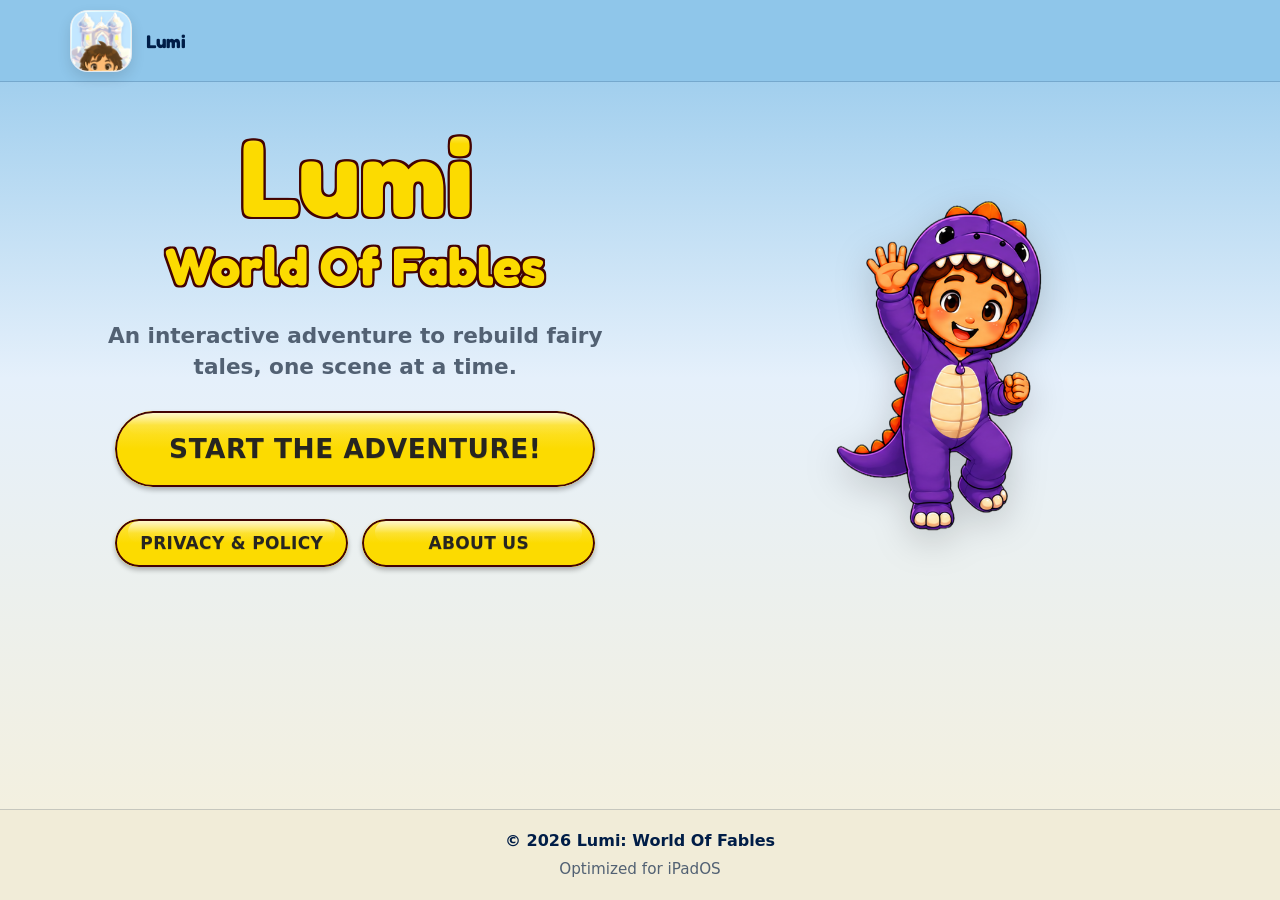
<file: index.html>
<!DOCTYPE html>
<html lang="en">
<head>
  <meta charset="UTF-8" />
  <meta name="viewport" content="width=device-width, initial-scale=1.0" />
  <title>Lumi — World of Fables | Educational app for kids</title>
  <meta name="description" content="Lumi — World of Fables is an educational app for children: explore the map, rebuild fairy tales, and unlock chapters in the storybook." />
  <meta property="og:title" content="Lumi — World of Fables" />
  <meta property="og:description" content="An interactive adventure to rebuild fairy tales, one scene at a time." />
  <meta property="og:type" content="website" />
  <meta property="og:image" content="images/lumi-say-hi.png" />

  <link rel="icon" type="image/png" sizes="32x32" href="images/favicon-32.png?v=3" />
  <link rel="icon" type="image/png" sizes="192x192" href="images/favicon-192.png?v=3" />
  <link rel="apple-touch-icon" href="images/apple-touch-icon.png?v=3" />
  <link rel="preconnect" href="https://fonts.googleapis.com" />
  <link rel="preconnect" href="https://fonts.gstatic.com" crossorigin />
  <link href="https://fonts.googleapis.com/css2?family=Fredoka:wght@600;700&display=swap" rel="stylesheet" />

  <link rel="stylesheet" href="style.css" />
</head>
<body>

  <header class="top-bar">
    <div class="container top-bar-inner">
      <a class="brand" href="index.html" aria-label="Lumi — Home">
        <div class="brand-icon">
          <img src="images/app-icon-default.png?v=3" alt="" width="62" height="62" />
        </div>
        <span>Lumi</span>
      </a>

    </div>
  </header>

  <main>
    <section class="hero-wrap" aria-label="Home">
      <div class="container page">
        <div class="content" aria-label="Lumi introduction">

          <h1 class="app-title app-title--center" aria-label="Lumi World Of Fables">
            <span class="app-title-line app-title-line1">
              <span class="app-title-stroke" aria-hidden="true">Lumi</span>
              <span class="app-title-fill">Lumi</span>
            </span>
            <span class="app-title-line app-title-line2">
              <span class="app-title-stroke" aria-hidden="true">World Of Fables</span>
              <span class="app-title-fill">World Of Fables</span>
            </span>
          </h1>

          <p class="subtitle">
            An interactive adventure to rebuild fairy tales, one scene at a time.
          </p>

          <a
            class="game-btn game-btn-primary"
            href="regole.html"
          >
            <span class="game-pill-bg">
              <span class="game-pill">Start the adventure!</span>
            </span>
          </a>

          <nav class="small-buttons" aria-label="Other pages">
            <a class="game-btn" href="privacy.html">
              <span class="game-pill-bg"><span class="game-pill">Privacy &amp; Policy</span></span>
            </a>
            <a class="game-btn" href="chi-siamo.html">
              <span class="game-pill-bg"><span class="game-pill">About Us</span></span>
            </a>
          </nav>
        </div>

        <div class="hero-mascot-wrap" aria-label="Lumi character">
          <button type="button" class="hero-mascot-btn" aria-label="Tap Lumi to jump">
            <img
              class="hero-mascot"
              src="images/lumi-say-hi.png"
              alt="Lumi waving hello"
              width="400"
              height="647"
              loading="eager"
            />
          </button>
        </div>
      </div>
    </section>
  </main>

  <footer class="bottom-bar">
    <div class="container bottom-bar-inner">
      <p><strong>© 2026 Lumi: World Of Fables</strong></p>
      <p>Optimized for iPadOS</p>
    </div>
  </footer>

  <script>
    document.querySelector(".hero-mascot-btn")?.addEventListener("click", (event) => {
      const mascot = event.currentTarget.querySelector(".hero-mascot");
      if (!mascot || mascot.classList.contains("hero-mascot--jump")) return;

      mascot.classList.add("hero-mascot--jump");
      mascot.addEventListener(
        "animationend",
        () => mascot.classList.remove("hero-mascot--jump"),
        { once: true }
      );
    });
  </script>

</body>
</html>
</file>
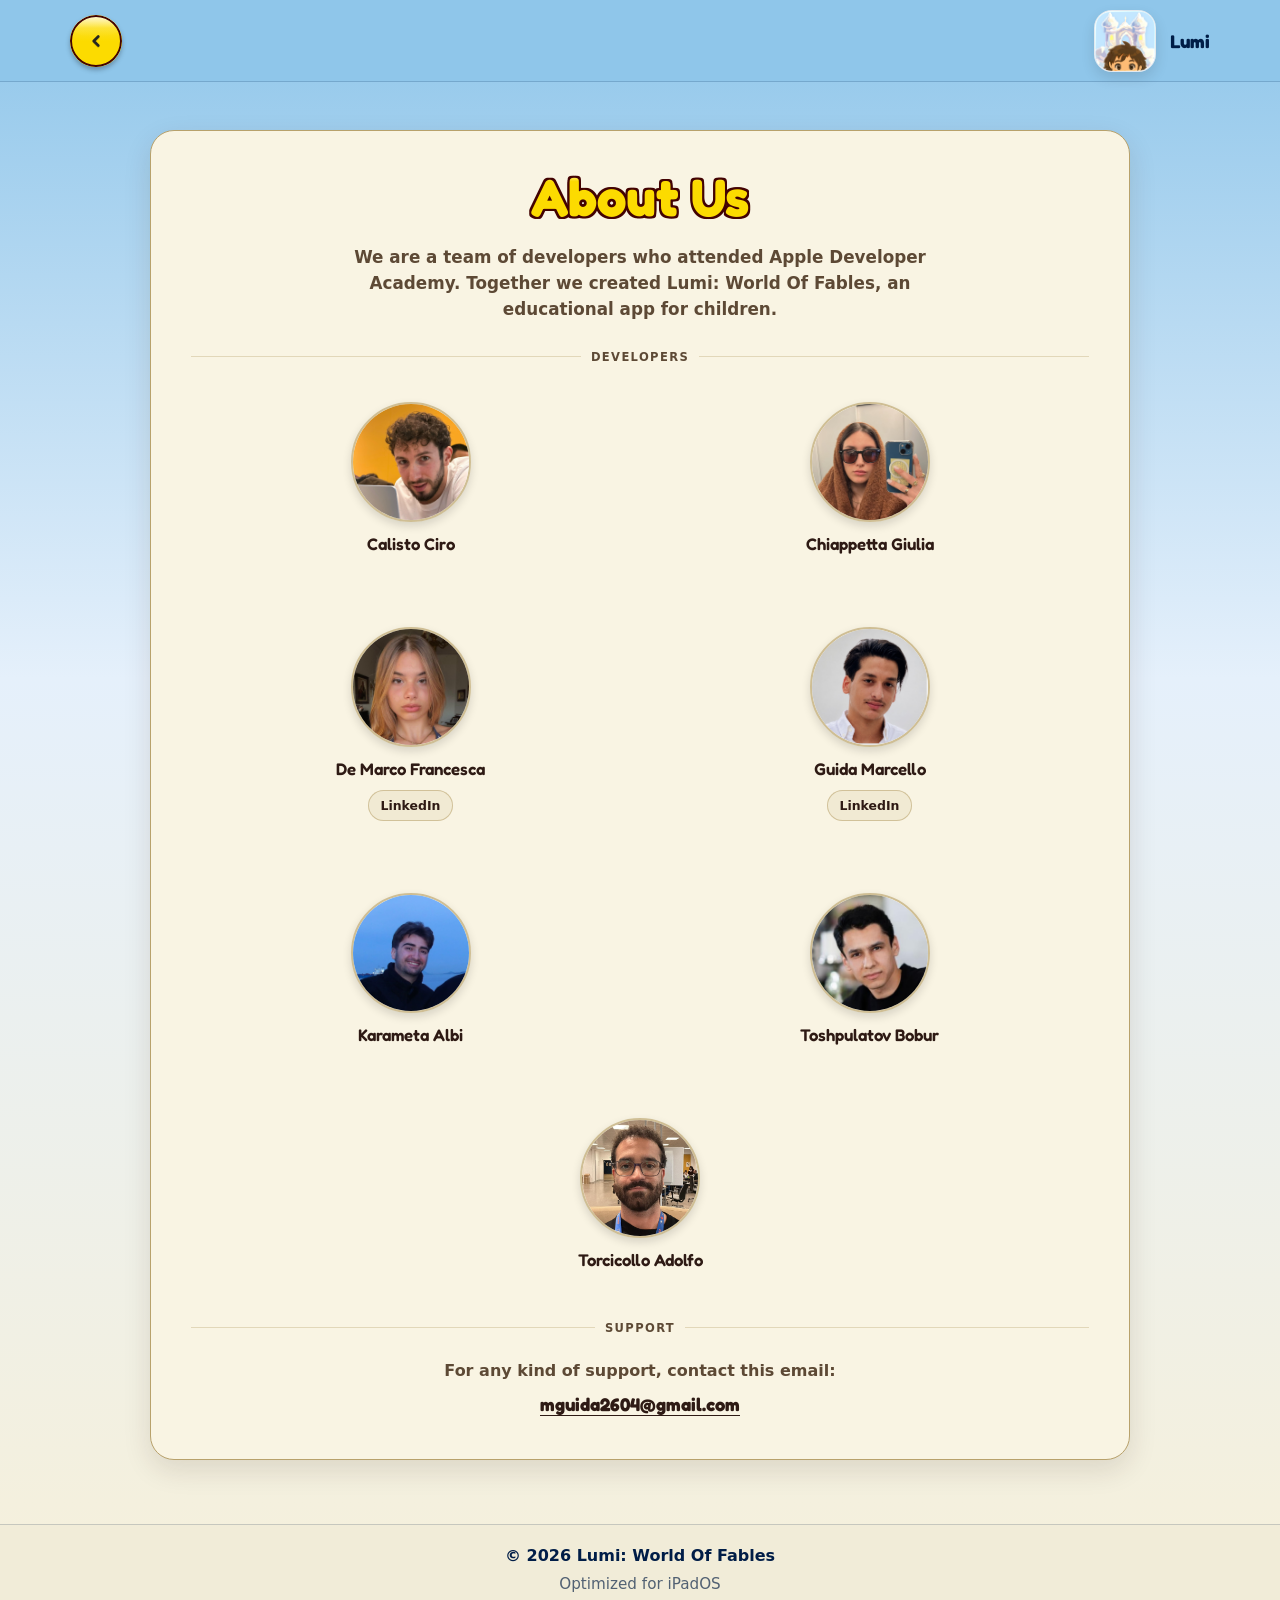
<file: chi-siamo.html>
<!DOCTYPE html>
<html lang="en">
<head>
  <meta charset="UTF-8" />
  <meta name="viewport" content="width=device-width, initial-scale=1.0" />
  <title>About Us — Lumi World of Fables</title>
  <meta name="description" content="The development team behind Lumi World of Fables, from Apple Developer Academy." />

  <link rel="icon" type="image/png" sizes="32x32" href="images/favicon-32.png?v=3" />
  <link rel="icon" type="image/png" sizes="192x192" href="images/favicon-192.png?v=3" />
  <link rel="apple-touch-icon" href="images/apple-touch-icon.png?v=3" />
  <link rel="preconnect" href="https://fonts.googleapis.com" />
  <link rel="preconnect" href="https://fonts.gstatic.com" crossorigin />
  <link href="https://fonts.googleapis.com/css2?family=Fredoka:wght@600;700&display=swap" rel="stylesheet" />

  <link rel="stylesheet" href="style.css" />
</head>
<body>

  <header class="top-bar top-bar--subpage">
    <div class="container top-bar-inner">
      <a class="game-circle-btn top-bar-back-btn" href="index.html" aria-label="Back">
        <span class="game-circle-bg">
          <svg class="game-circle-icon" viewBox="0 0 24 24" aria-hidden="true">
            <path d="M15 6l-6 6 6 6" fill="none" stroke="currentColor" stroke-width="3.5" stroke-linecap="round" stroke-linejoin="round" />
          </svg>
        </span>
      </a>

      <a class="brand top-bar-brand" href="index.html" aria-label="Lumi — Home">
        <div class="brand-icon">
          <img src="images/app-icon-default.png?v=3" alt="" width="62" height="62" />
        </div>
        <span>Lumi</span>
      </a>
    </div>
  </header>

  <main class="inner-main">
    <div class="container game-panel game-panel-wide">
      <header class="page-header">
        <h1 class="app-title app-title--page app-title--center" aria-label="About Us">
          <span class="app-title-line app-title-line1">
            <span class="app-title-stroke" aria-hidden="true">About Us</span>
            <span class="app-title-fill">About Us</span>
          </span>
        </h1>
      </header>

      <div class="page-title-block">
        <p class="section-lead lead-centered-wide">
          We are a team of developers who attended Apple Developer Academy. Together we created Lumi: World Of Fables, an educational app for children.
        </p>
      </div>

      <div class="game-section-header">
        <span class="game-section-line" aria-hidden="true"></span>
        <span class="game-section-label">Developers</span>
        <span class="game-section-line" aria-hidden="true"></span>
      </div>

      <div class="team-grid">
        <article class="team-card">
          <img class="team-avatar" src="images/developers/developer_ciro_callisto.png" alt="Calisto Ciro" width="120" height="120" loading="lazy" />
          <div class="team-card-body">
            <h3>Calisto Ciro</h3>
          </div>
        </article>

        <article class="team-card">
          <img class="team-avatar" src="images/developers/developer_giulia_chiappetta.png" alt="Chiappetta Giulia" width="120" height="120" loading="lazy" />
          <div class="team-card-body">
            <h3>Chiappetta Giulia</h3>
          </div>
        </article>

        <article class="team-card">
          <img class="team-avatar" src="images/developers/developer_francesca_de_marco.png" alt="De Marco Francesca" width="120" height="120" loading="lazy" />
          <div class="team-card-body">
            <h3>De Marco Francesca</h3>
            <div class="team-links">
              <a class="team-link-btn" href="https://www.linkedin.com/in/francesca-de-marco-141027411/" target="_blank" rel="noopener noreferrer">LinkedIn</a>
            </div>
          </div>
        </article>

        <article class="team-card">
          <img class="team-avatar" src="images/developers/developer_marcello_guida.png" alt="Guida Marcello" width="120" height="120" loading="lazy" />
          <div class="team-card-body">
            <h3>Guida Marcello</h3>
            <div class="team-links">
              <a class="team-link-btn" href="https://www.linkedin.com/in/marcello-guida-76b64b279/" target="_blank" rel="noopener noreferrer">LinkedIn</a>
            </div>
          </div>
        </article>

        <article class="team-card">
          <img class="team-avatar" src="images/developers/developer_albi_karameta.png" alt="Karameta Albi" width="120" height="120" loading="lazy" />
          <div class="team-card-body">
            <h3>Karameta Albi</h3>
          </div>
        </article>

        <article class="team-card">
          <img class="team-avatar" src="images/developers/developer_bobur.png" alt="Toshpulatov Bobur" width="120" height="120" loading="lazy" />
          <div class="team-card-body">
            <h3>Toshpulatov Bobur</h3>
          </div>
        </article>

        <article class="team-card">
          <img class="team-avatar" src="images/developers/developer_adolfo_torcicollo.png" alt="Torcicollo Adolfo" width="120" height="120" loading="lazy" />
          <div class="team-card-body">
            <h3>Torcicollo Adolfo</h3>
          </div>
        </article>
      </div>

      <div class="game-section-header">
        <span class="game-section-line" aria-hidden="true"></span>
        <span class="game-section-label">Support</span>
        <span class="game-section-line" aria-hidden="true"></span>
      </div>

      <div class="support-block">
        <p class="support-text">
          For any kind of support, contact this email:
        </p>
        <a
          class="support-email"
          href="mailto:mguida2604@gmail.com?subject=WORLD%20OF%20FABLES%20app%20support"
        >mguida2604@gmail.com</a>
      </div>

    </div>
  </main>

  <footer class="bottom-bar">
    <div class="container bottom-bar-inner">
      <p><strong>© 2026 Lumi: World Of Fables</strong></p>
      <p>Optimized for iPadOS</p>
    </div>
  </footer>

</body>
</html>
</file>
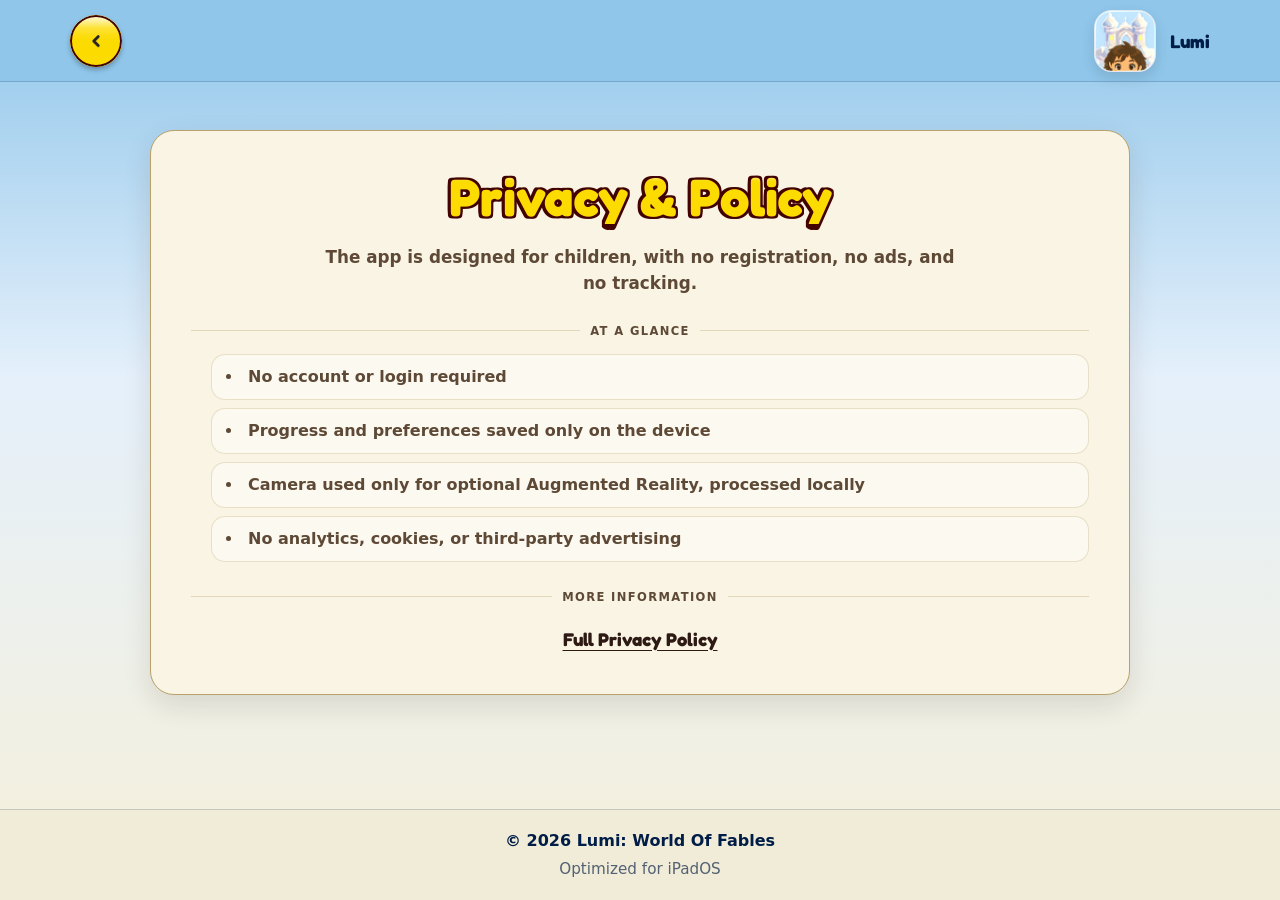
<file: privacy.html>
<!DOCTYPE html>
<html lang="en">
<head>
  <meta charset="UTF-8" />
  <meta name="viewport" content="width=device-width, initial-scale=1.0" />
  <title>Privacy — Lumi World of Fables</title>
  <meta name="description" content="Lumi World of Fables privacy policy: a kids app with no tracking or registration." />

  <link rel="icon" type="image/png" sizes="32x32" href="images/favicon-32.png?v=3" />
  <link rel="icon" type="image/png" sizes="192x192" href="images/favicon-192.png?v=3" />
  <link rel="apple-touch-icon" href="images/apple-touch-icon.png?v=3" />
  <link rel="preconnect" href="https://fonts.googleapis.com" />
  <link rel="preconnect" href="https://fonts.gstatic.com" crossorigin />
  <link href="https://fonts.googleapis.com/css2?family=Fredoka:wght@600;700&display=swap" rel="stylesheet" />

  <link rel="stylesheet" href="style.css" />
</head>
<body>

  <header class="top-bar top-bar--subpage">
    <div class="container top-bar-inner">
      <a class="game-circle-btn top-bar-back-btn" href="index.html" aria-label="Back">
        <span class="game-circle-bg">
          <svg class="game-circle-icon" viewBox="0 0 24 24" aria-hidden="true">
            <path d="M15 6l-6 6 6 6" fill="none" stroke="currentColor" stroke-width="3.5" stroke-linecap="round" stroke-linejoin="round" />
          </svg>
        </span>
      </a>

      <a class="brand top-bar-brand" href="index.html" aria-label="Lumi — Home">
        <div class="brand-icon">
          <img src="images/app-icon-default.png?v=3" alt="" width="62" height="62" />
        </div>
        <span>Lumi</span>
      </a>
    </div>
  </header>

  <main class="inner-main">
    <div class="container game-panel game-panel-wide">
      <header class="page-header">
        <h1 class="app-title app-title--page app-title--center" aria-label="Privacy and Policy">
          <span class="app-title-line app-title-line1">
            <span class="app-title-stroke" aria-hidden="true">Privacy &amp; Policy</span>
            <span class="app-title-fill">Privacy &amp; Policy</span>
          </span>
        </h1>
      </header>

      <div class="page-title-block">
        <p class="section-lead lead-centered-wide">
          The app is designed for children, with no registration, no ads, and no tracking.
        </p>
      </div>

      <div class="game-section-header">
        <span class="game-section-line" aria-hidden="true"></span>
        <span class="game-section-label">At a glance</span>
        <span class="game-section-line" aria-hidden="true"></span>
      </div>

      <ul class="bullet-list privacy-list">
        <li>No account or login required</li>
        <li>Progress and preferences saved only on the device</li>
        <li>Camera used only for optional Augmented Reality, processed locally</li>
        <li>No analytics, cookies, or third-party advertising</li>
      </ul>

      <div class="game-section-header">
        <span class="game-section-line" aria-hidden="true"></span>
        <span class="game-section-label">More information</span>
        <span class="game-section-line" aria-hidden="true"></span>
      </div>

      <div class="support-block">
        <a
          class="support-email"
          href="https://boburtoshpulatov.github.io/the-world-of-fable/privacy.html"
          target="_blank"
          rel="noopener noreferrer"
        >Full Privacy Policy</a>
      </div>

    </div>
  </main>

  <footer class="bottom-bar">
    <div class="container bottom-bar-inner">
      <p><strong>© 2026 Lumi: World Of Fables</strong></p>
      <p>Optimized for iPadOS</p>
    </div>
  </footer>

</body>
</html>
</file>
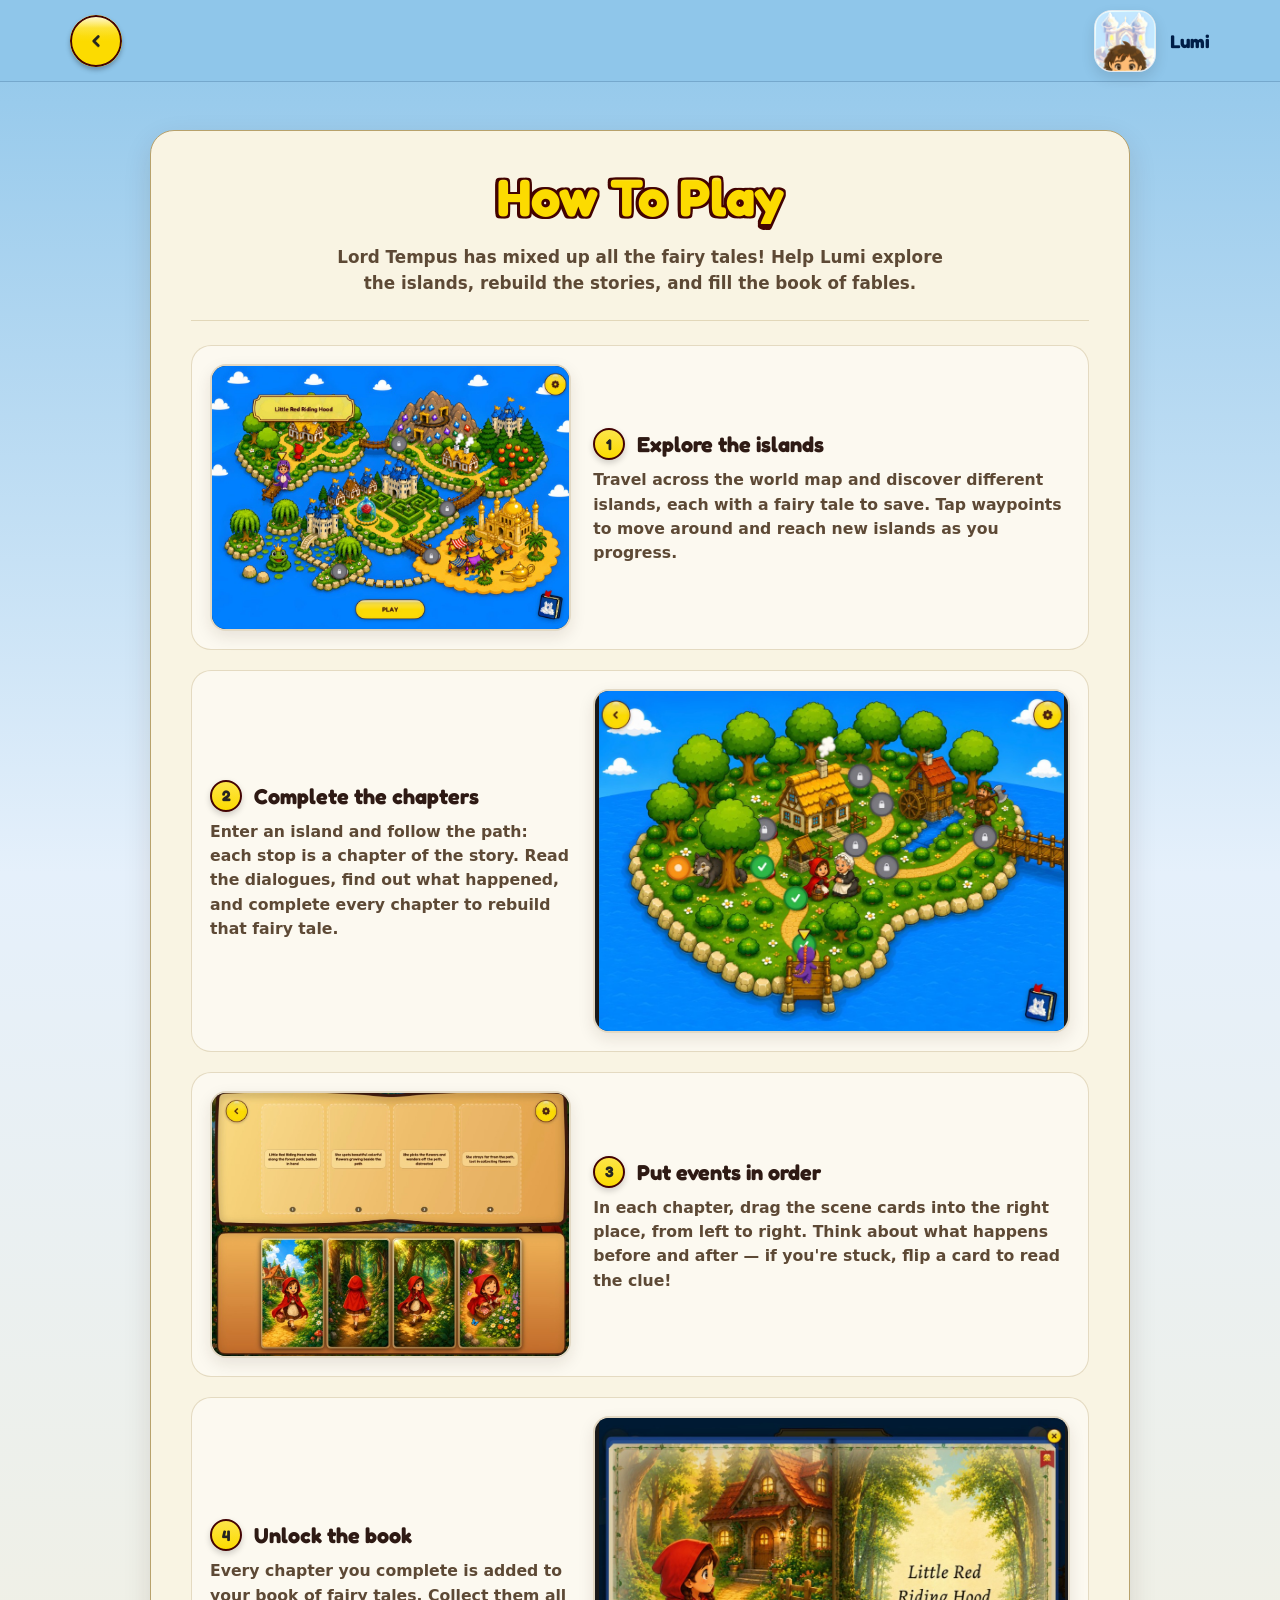
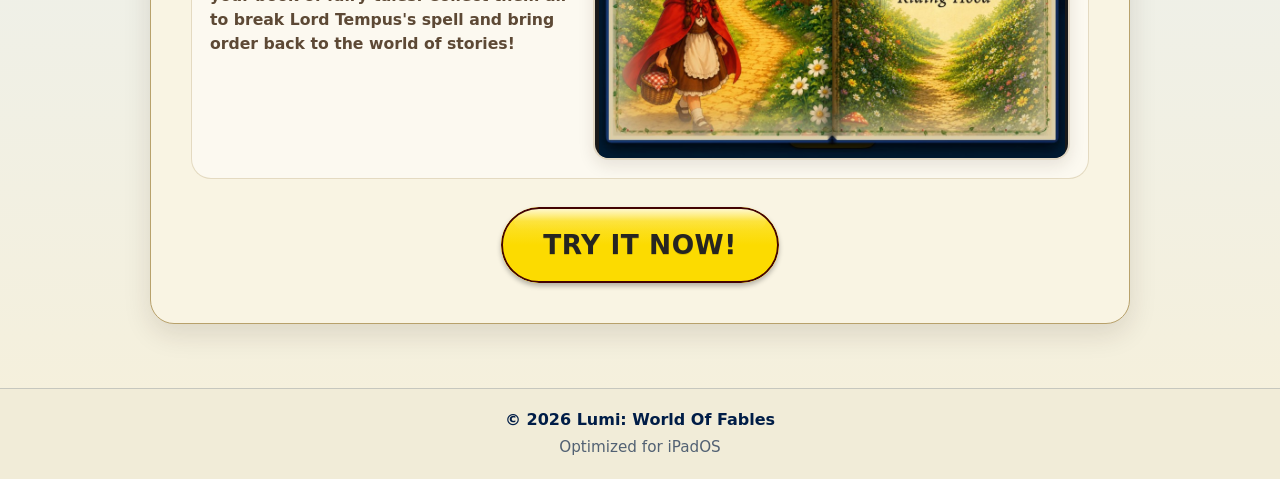
<file: regole.html>
<!DOCTYPE html>
<html lang="en">
<head>
  <meta charset="UTF-8" />
  <meta name="viewport" content="width=device-width, initial-scale=1.0" />
  <title>How To Play — Lumi World of Fables</title>
  <meta name="description" content="How to play Lumi World of Fables: explore islands, complete chapters, order scenes, and unlock the storybook." />

  <link rel="icon" type="image/png" sizes="32x32" href="images/favicon-32.png?v=3" />
  <link rel="icon" type="image/png" sizes="192x192" href="images/favicon-192.png?v=3" />
  <link rel="apple-touch-icon" href="images/apple-touch-icon.png?v=3" />
  <link rel="preconnect" href="https://fonts.googleapis.com" />
  <link rel="preconnect" href="https://fonts.gstatic.com" crossorigin />
  <link href="https://fonts.googleapis.com/css2?family=Fredoka:wght@600;700&display=swap" rel="stylesheet" />

  <link rel="stylesheet" href="style.css" />
</head>
<body>

  <header class="top-bar top-bar--subpage">
    <div class="container top-bar-inner">
      <a class="game-circle-btn top-bar-back-btn" href="index.html" aria-label="Back">
        <span class="game-circle-bg">
          <svg class="game-circle-icon" viewBox="0 0 24 24" aria-hidden="true">
            <path d="M15 6l-6 6 6 6" fill="none" stroke="currentColor" stroke-width="3.5" stroke-linecap="round" stroke-linejoin="round" />
          </svg>
        </span>
      </a>

      <a class="brand top-bar-brand" href="index.html" aria-label="Lumi — Home">
        <div class="brand-icon">
          <img src="images/app-icon-default.png?v=3" alt="" width="62" height="62" />
        </div>
        <span>Lumi</span>
      </a>
    </div>
  </header>

  <main class="inner-main">
    <div class="container game-panel game-panel-wide">
      <header class="page-header">
        <h1 class="app-title app-title--page app-title--center" aria-label="How To Play">
          <span class="app-title-line app-title-line1">
            <span class="app-title-stroke" aria-hidden="true">How To Play</span>
            <span class="app-title-fill">How To Play</span>
          </span>
        </h1>
      </header>

      <div class="page-title-block">
        <p class="section-lead lead-centered">
          Lord Tempus has mixed up all the fairy tales! Help Lumi explore the islands, rebuild the stories, and fill the book of fables.
        </p>
      </div>

      <hr class="game-panel-divider" />

      <ol class="tutorial-steps">
        <li class="tutorial-step">
          <div class="tutorial-step-media tutorial-step-media--screenshot">
            <img
              src="images/howto-point1.png"
              alt="World map with fairy tale islands connected by bridges"
              width="800"
              height="450"
              loading="lazy"
            />
          </div>
          <div class="tutorial-step-body">
            <span class="tutorial-step-num" aria-hidden="true">1</span>
            <h2>Explore the islands</h2>
            <p>Travel across the world map and discover different islands, each with a fairy tale to save. Tap waypoints to move around and reach new islands as you progress.</p>
          </div>
        </li>

        <li class="tutorial-step">
          <div class="tutorial-step-media tutorial-step-media--screenshot">
            <img
              src="images/howto-point2.png"
              alt="Little Red Riding Hood map with chapters and characters"
              width="800"
              height="450"
              loading="lazy"
            />
          </div>
          <div class="tutorial-step-body">
            <span class="tutorial-step-num" aria-hidden="true">2</span>
            <h2>Complete the chapters</h2>
            <p>Enter an island and follow the path: each stop is a chapter of the story. Read the dialogues, find out what happened, and complete every chapter to rebuild that fairy tale.</p>
          </div>
        </li>

        <li class="tutorial-step">
          <div class="tutorial-step-media tutorial-step-media--screenshot">
            <img
              src="images/howto-point3.png"
              alt="Sequencing screen with cards to order"
              width="800"
              height="450"
              loading="lazy"
            />
          </div>
          <div class="tutorial-step-body">
            <span class="tutorial-step-num" aria-hidden="true">3</span>
            <h2>Put events in order</h2>
            <p>In each chapter, drag the scene cards into the right place, from left to right. Think about what happens before and after — if you're stuck, flip a card to read the clue!</p>
          </div>
        </li>

        <li class="tutorial-step">
          <div class="tutorial-step-media tutorial-step-media--screenshot">
            <img
              src="images/howto-point4.png"
              alt="Storybook with Little Red Riding Hood unlocked"
              width="800"
              height="450"
              loading="lazy"
            />
          </div>
          <div class="tutorial-step-body">
            <span class="tutorial-step-num" aria-hidden="true">4</span>
            <h2>Unlock the book</h2>
            <p>Every chapter you complete is added to your book of fairy tales. Collect them all to break Lord Tempus's spell and bring order back to the world of stories!</p>
          </div>
        </li>
      </ol>

      <a
        class="game-btn game-btn-primary section-cta"
        href="https://apps.apple.com/app/id6773034104"
        target="_blank"
        rel="noopener noreferrer"
      >
        <span class="game-pill-bg">
          <span class="game-pill">Try it now!</span>
        </span>
      </a>

    </div>
  </main>

  <footer class="bottom-bar">
    <div class="container bottom-bar-inner">
      <p><strong>© 2026 Lumi: World Of Fables</strong></p>
      <p>Optimized for iPadOS</p>
    </div>
  </footer>

</body>
</html>
</file>
<file: style.css>
/* ============================================================
   Lumi — World Of Fables · showcase website
   Title: AppMenuTitleView · Buttons: GamePillButton
   ============================================================ */

:root {
  --sky: #8fc6ea;
  --sky-light: #e5f0fb;
  --cream: #f6f0da;
  --deep-blue: #001d47;
  --muted: #526173;

  /* GameButtonAppearance */
  --gloss-top: #FDE549;
  --gloss-mid: #FCDB00;
  --gloss-bottom: #FCDB00;
  --btn-border: #430303;
  --btn-label: #262521;

  /* AppMenuTitleView */
  --title-stroke: #430303;
  --title-fill-top: #FFFBDC;
  --title-fill-mid: #FCDB00;
  --title-fill-bottom: #FCDB00;
  --title-stroke-offset: 2.2px;
  /* Larghezza di riferimento del pannello menu (AppMenuTitleView mainMenu) */
  --title-panel-width: clamp(280px, 38vw, 420px);

  --header-height: 82px;
  --footer-bg: #f1ecd8;
  --max-width: 1280px;
  --page-inline-pad: clamp(32px, 5.5vw, 72px);
  --radius-xl: 34px;

  --pill-min-height: 46px;
  --pill-h-pad: 22px;
  --pill-v-pad: 11px;
  --pill-font-size: 15px;

  --primary-min-width: 270px;
  --primary-min-height: 76px;
  --action-buttons-max-width: 480px;

  /* Pulsante indietro (GamePillButton compatto) */
  --back-btn-min-height: 46px;
  --back-btn-h-pad: 18px;

  /* GameCircleBackButton */
  --circle-btn-size: 56px;
  --circle-icon-size: 19px;
  --top-bar-back-btn-size: 48px;
  --top-bar-back-icon-size: 16px;

  /* SettingsTheme / InfoTheme (About nel gioco) */
  --panel-fill: #f9f4e3;
  --panel-border: #b8a16b;
  --primary-text: #4a342e;
  --secondary-text: #5d4935;
  --menu-row-text: #2e1a14;
  --control-fill: #f1ead3;
  --selection-fill: #e8d9b5;
  --divider: rgba(184, 161, 107, 0.35);
}

@media (min-width: 768px) {
  :root {
    --pill-min-height: 48px;
    --pill-h-pad: 26px;
    --pill-v-pad: 12px;
    --pill-font-size: 17px;

    --primary-min-width: 300px;
    --primary-min-height: 76px;

    --back-btn-min-height: 48px;
    --back-btn-h-pad: 22px;

    --circle-btn-size: 80px;
    --circle-icon-size: 27px;
    --top-bar-back-btn-size: 52px;
    --top-bar-back-icon-size: 18px;
  }
}

/* --- Reset & base --- */

*,
*::before,
*::after {
  box-sizing: border-box;
}

html {
  scroll-behavior: smooth;
}

html,
body {
  margin: 0;
  padding: 0;
  min-height: 100%;
}

body {
  min-height: 100vh;
  display: flex;
  flex-direction: column;
  font-family: ui-rounded, "SF Pro Rounded", Inter, system-ui, -apple-system, BlinkMacSystemFont, "Segoe UI", sans-serif;
  color: var(--deep-blue);
  background: linear-gradient(180deg, var(--sky) 0%, var(--sky-light) 42%, var(--cream) 100%);
}

a {
  color: inherit;
  text-decoration: none;
}

a:hover {
  opacity: 0.92;
}

img {
  max-width: 100%;
  display: block;
}

.container {
  width: 100%;
  max-width: var(--max-width);
  margin-inline: auto;
  padding-inline: var(--page-inline-pad);
}

/* --- Top bar --- */

.top-bar {
  position: sticky;
  top: 0;
  z-index: 100;
  height: var(--header-height);
  border-bottom: 1px solid rgba(0, 29, 71, 0.18);
  background: rgba(143, 198, 234, 0.96);
  backdrop-filter: blur(8px);
  display: flex;
  align-items: center;
  flex-shrink: 0;
}

.top-bar-inner {
  display: flex;
  align-items: center;
  justify-content: space-between;
  width: 100%;
  gap: 20px;
}

.brand {
  display: inline-flex;
  align-items: center;
  gap: 14px;
  font-family: "Fredoka", ui-rounded, system-ui, sans-serif;
  font-weight: 700;
  font-size: 1.15rem;
}

.brand-icon {
  width: 62px;
  height: 62px;
  border-radius: 18px;
  background: rgba(255, 255, 255, 0.92);
  box-shadow: 0 6px 14px rgba(0, 0, 0, 0.12);
  overflow: hidden;
  border: 1px solid rgba(0, 29, 71, 0.08);
  flex-shrink: 0;
}

.brand-icon img {
  width: 100%;
  height: 100%;
  object-fit: cover;
}

.top-bar--subpage .top-bar-inner {
  justify-content: space-between;
}

.top-bar-back-btn,
.top-bar-brand {
  flex-shrink: 0;
}

.top-bar-brand {
  margin-left: auto;
  color: inherit;
  text-decoration: none;
}

.top-bar-brand:hover,
.top-bar-brand:focus-visible {
  opacity: 0.92;
}

.top-bar-back-btn .game-circle-bg {
  width: var(--top-bar-back-btn-size);
  height: var(--top-bar-back-btn-size);
}

.top-bar-back-btn .game-circle-bg::before {
  top: 2px;
  left: 2px;
  right: 2px;
  height: calc(var(--top-bar-back-btn-size) * 0.4);
}

.top-bar-back-btn .game-circle-icon {
  width: var(--top-bar-back-icon-size);
  height: var(--top-bar-back-icon-size);
}

.top-nav {
  display: flex;
  flex-wrap: wrap;
  justify-content: flex-end;
  gap: 10px 18px;
}

.top-nav-link {
  font-weight: 700;
  font-size: 0.95rem;
  color: var(--deep-blue);
  opacity: 0.85;
}

.top-nav-link:hover,
.top-nav-link:focus-visible {
  opacity: 1;
  text-decoration: underline;
  text-underline-offset: 3px;
}

.top-nav-link.is-active {
  opacity: 1;
  text-decoration: underline;
  text-underline-offset: 3px;
  color: var(--deep-blue);
}

/* --- Hero --- */

.hero-wrap {
  flex: 1;
  display: flex;
  align-items: center;
  padding: 40px 0 56px;
}

.page {
  width: 100%;
  display: grid;
  grid-template-columns: 1fr;
  gap: 40px;
  align-items: center;
}

.content {
  display: grid;
  gap: 28px;
  justify-items: center;
  width: 100%;
}

/* --- Titolo app (AppMenuTitleView · mainMenu) --- */

.app-title {
  margin: 0;
  display: flex;
  flex-direction: column;
  align-items: flex-start;
  width: fit-content;
  max-width: 100%;
  /* panelWidth * 0.02 */
  gap: calc(var(--title-panel-width) * 0.02);
  /* panelWidth * 0.04 — padding orizzontale nel menu */
  padding-inline: calc(var(--title-panel-width) * 0.04);
  line-height: normal;
  overflow: visible;
}

.app-title-line {
  position: relative;
  display: block;
  width: fit-content;
  max-width: 100%;
  overflow: visible;
}

.app-title-stroke,
.app-title-fill {
  display: block;
  font-family: "Fredoka", ui-rounded, "SF Pro Rounded", system-ui, sans-serif;
  font-weight: 700;
  line-height: 1;
  white-space: nowrap;
}

.app-title--center {
  align-items: center;
  margin-inline: auto;
}

/* Titolo pagina interna — stessa dimensione su tutte le sottopagine */
.app-title--page {
  gap: 0;
  width: 100%;
  max-width: 100%;
}

.app-title--page .app-title-line {
  margin-inline: auto;
  max-width: 100%;
}

.app-title--page .app-title-line1 .app-title-stroke,
.app-title--page .app-title-line1 .app-title-fill {
  font-size: calc(var(--title-panel-width) * 0.125);
}

.page-title-block {
  text-align: center;
  margin-bottom: 24px;
  overflow: visible;
}

.page-title-block .section-lead {
  margin: 0 auto;
}

/* Linea 1 — panelWidth × 0.26 (main menu, home) */
.app-title:not(.app-title--page) .app-title-line1 .app-title-stroke,
.app-title:not(.app-title--page) .app-title-line1 .app-title-fill {
  font-size: calc(var(--title-panel-width) * 0.26);
}

/* Linea 2 — panelWidth × 0.125 */
.app-title:not(.app-title--page) .app-title-line2 .app-title-stroke,
.app-title:not(.app-title--page) .app-title-line2 .app-title-fill {
  font-size: calc(var(--title-panel-width) * 0.125);
}

/* 8 offset come titleStrokeOffsets in Swift — solo le copie spostate, niente testo centrale */
.app-title-stroke {
  position: absolute;
  left: 0;
  top: 0;
  z-index: 0;
  color: transparent;
  pointer-events: none;
  user-select: none;
  text-shadow:
    calc(-1 * var(--title-stroke-offset)) 0 0 var(--title-stroke),
    var(--title-stroke-offset) 0 0 var(--title-stroke),
    0 calc(-1 * var(--title-stroke-offset)) 0 var(--title-stroke),
    0 var(--title-stroke-offset) 0 var(--title-stroke),
    calc(-1 * var(--title-stroke-offset)) calc(-1 * var(--title-stroke-offset)) 0 var(--title-stroke),
    var(--title-stroke-offset) calc(-1 * var(--title-stroke-offset)) 0 var(--title-stroke),
    calc(-1 * var(--title-stroke-offset)) var(--title-stroke-offset) 0 var(--title-stroke),
    var(--title-stroke-offset) var(--title-stroke-offset) 0 var(--title-stroke);
}

.app-title-fill {
  position: relative;
  z-index: 1;
  background: linear-gradient(
    180deg,
    var(--title-fill-top) 0%,
    var(--title-fill-mid) 20%,
    var(--title-fill-bottom) 100%
  );
  -webkit-background-clip: text;
  background-clip: text;
  -webkit-text-fill-color: transparent;
  color: transparent;
}

@supports not ((-webkit-background-clip: text) or (background-clip: text)) {
  .app-title-fill {
    -webkit-text-fill-color: var(--title-fill-mid);
    color: var(--title-fill-mid);
    background: none;
  }
}

@media (prefers-contrast: more) {
  .app-title-stroke {
    display: none;
  }

  .app-title-line1 .app-title-fill {
    -webkit-text-fill-color: transparent;
    background: linear-gradient(180deg, #8c3812 0%, #471401 100%);
    -webkit-background-clip: text;
    background-clip: text;
  }

  .app-title-line2 .app-title-fill {
    -webkit-text-fill-color: #471401;
    background: none;
    color: #471401;
    -webkit-background-clip: unset;
    background-clip: unset;
    font-weight: 600;
  }
}

.subtitle {
  margin: 0;
  max-width: 560px;
  margin-inline: auto;
  text-align: center;
  color: var(--muted);
  font-size: clamp(1.05rem, 2vw, 1.35rem);
  line-height: 1.45;
  font-weight: 650;
}

/* --- Bottoni (GamePillButton) --- */

.game-btn {
  display: inline-flex;
  align-items: center;
  justify-content: center;
  border: none;
  background: none;
  cursor: pointer;
  font: inherit;
  color: inherit;
  transition: transform 0.12s ease, opacity 0.15s ease;
}

.game-btn:hover {
  transform: translateY(-1px);
}

.game-btn:active {
  transform: translateY(1px);
}

.game-pill-bg {
  position: relative;
  display: inline-flex;
  border-radius: 9999px;
  background: linear-gradient(
    180deg,
    var(--gloss-top) 0%,
    var(--gloss-mid) 50%,
    var(--gloss-bottom) 100%
  );
  box-shadow: 0 3px 5px rgba(0, 0, 0, 0.28);
  overflow: hidden;
}

.game-pill-bg::before {
  content: "";
  position: absolute;
  top: 2px;
  left: 13px;
  right: 13px;
  height: 22px;
  border-radius: 9999px;
  background: linear-gradient(
    180deg,
    rgba(255, 255, 255, 0.72) 0%,
    rgba(255, 255, 255, 0.08) 55%,
    transparent 100%
  );
  pointer-events: none;
}

.game-pill-bg::after {
  content: "";
  position: absolute;
  inset: 0;
  border-radius: 9999px;
  border: 2px solid var(--btn-border);
  pointer-events: none;
}

.game-pill {
  position: relative;
  z-index: 1;
  display: inline-flex;
  align-items: center;
  justify-content: center;
  gap: 8px;
  min-height: var(--pill-min-height);
  padding: var(--pill-v-pad) var(--pill-h-pad);
  color: var(--btn-label);
  font-size: var(--pill-font-size);
  font-weight: 900;
  text-transform: uppercase;
  letter-spacing: 0.02em;
  white-space: nowrap;
  text-shadow: 0 1px 0 rgba(0, 0, 0, 0.14);
}

.game-pill .icon {
  font-size: 1em;
  line-height: 1;
}

.game-btn-primary {
  width: min(100%, var(--action-buttons-max-width));
}

.game-btn-primary .game-pill-bg {
  width: 100%;
  min-width: 0;
  min-height: var(--primary-min-height);
}

.game-btn-primary .game-pill {
  width: 100%;
  justify-content: center;
  min-height: var(--primary-min-height);
  padding: 18px 42px;
  font-size: clamp(1.15rem, 2.4vw, 1.65rem);
}

/* GameCircleBackButton — chevron.left come nel gioco */

.game-circle-btn {
  display: inline-flex;
  flex-shrink: 0;
  align-items: center;
  justify-content: center;
  border: none;
  background: none;
  cursor: pointer;
  font: inherit;
  color: inherit;
  padding: 0;
  transition: transform 0.12s ease, opacity 0.15s ease;
}

.game-circle-btn:hover {
  transform: translateY(-1px);
  opacity: 1;
}

.game-circle-btn:active {
  transform: translateY(1px);
}

.game-circle-bg {
  position: relative;
  display: grid;
  place-items: center;
  width: var(--circle-btn-size);
  height: var(--circle-btn-size);
  border-radius: 50%;
  background: linear-gradient(
    180deg,
    var(--gloss-top) 0%,
    var(--gloss-mid) 50%,
    var(--gloss-bottom) 100%
  );
  box-shadow: 0 3px 5px rgba(0, 0, 0, 0.28);
  overflow: hidden;
}

.game-circle-bg::before {
  content: "";
  position: absolute;
  top: 2px;
  left: 1px;
  right: 1px;
  height: 26px;
  border-radius: 50%;
  background: linear-gradient(
    180deg,
    rgba(255, 255, 255, 0.72) 0%,
    rgba(255, 255, 255, 0.08) 55%,
    transparent 100%
  );
  pointer-events: none;
}

.game-circle-bg::after {
  content: "";
  position: absolute;
  inset: 0;
  border-radius: 50%;
  border: 2px solid var(--btn-border);
  pointer-events: none;
}

.game-circle-icon {
  position: relative;
  z-index: 1;
  width: var(--circle-icon-size);
  height: var(--circle-icon-size);
  color: var(--btn-label);
  filter: drop-shadow(0 1px 0 rgba(0, 0, 0, 0.14));
}

.page-header {
  display: block;
  text-align: center;
  margin-bottom: 20px;
}

.page-header .app-title {
  margin-inline: auto;
  width: auto;
  max-width: 100%;
  padding-inline: 0;
}

.small-buttons {
  display: grid;
  grid-template-columns: repeat(2, minmax(0, 1fr));
  gap: 14px;
  margin-top: 4px;
  width: min(100%, var(--action-buttons-max-width));
}

.small-buttons .game-btn {
  width: 100%;
  min-width: 0;
}

.small-buttons .game-pill-bg {
  width: 100%;
}

.small-buttons .game-pill {
  width: 100%;
  justify-content: center;
}

/* --- Screenshot placeholder --- */

.placeholder-card {
  width: 100%;
  aspect-ratio: 16 / 10;
  border-radius: var(--radius-xl);
  border: 4px solid var(--deep-blue);
  background: rgba(255, 255, 255, 0.78);
  box-shadow:
    0 14px 0 var(--deep-blue),
    0 20px 30px rgba(0, 29, 71, 0.18);
  padding: 24px;
}

.placeholder {
  height: 100%;
  width: 100%;
  border-radius: 30px;
  border: 5px dashed rgba(0, 29, 71, 0.58);
  background:
    linear-gradient(135deg, rgba(255, 255, 255, 0.72), rgba(202, 223, 238, 0.46)),
    repeating-linear-gradient(45deg, rgba(0, 29, 71, 0.04) 0 10px, transparent 10px 20px);
  display: grid;
  place-items: center;
  padding: 24px;
  text-align: center;
  color: var(--deep-blue);
}

.placeholder-inner {
  display: grid;
  gap: 14px;
  justify-items: center;
  max-width: 360px;
}

.phone-icon {
  width: 74px;
  height: 74px;
  display: grid;
  place-items: center;
  border-radius: 20px;
  border: 2px solid var(--btn-border);
  background: linear-gradient(180deg, var(--gloss-top), var(--gloss-mid));
  box-shadow: 0 5px 8px rgba(0, 0, 0, 0.22);
  font-size: 2rem;
}

.placeholder strong {
  font-size: clamp(1.3rem, 2.5vw, 2rem);
  line-height: 1.1;
}

.placeholder span {
  color: var(--muted);
  font-weight: 700;
  font-size: 0.95rem;
  line-height: 1.45;
}

/* --- Pagine interne (regole, privacy, chi siamo) --- */

.inner-main {
  flex: 1;
  padding: 48px 0 64px;
}

.game-panel {
  max-width: 860px;
  margin-inline: auto;
  padding: clamp(24px, 4vw, 40px);
  border-radius: 24px;
  background: var(--panel-fill);
  border: 1.5px solid var(--panel-border);
  box-shadow: 0 10px 28px rgba(46, 26, 20, 0.12);
}

.game-panel-wide {
  max-width: 980px;
}

.game-panel-divider {
  height: 1px;
  background: var(--divider);
  margin: 24px 0;
  border: 0;
}

.game-section-header {
  display: flex;
  align-items: center;
  gap: 10px;
  margin: 28px 0 16px;
}

.game-section-line {
  flex: 1;
  height: 1px;
  background: var(--divider);
}

.game-section-label {
  font-size: 0.72rem;
  font-weight: 700;
  letter-spacing: 0.12em;
  text-transform: uppercase;
  color: var(--secondary-text);
  white-space: nowrap;
}

/* --- About: griglia 2 colonne (avatar + nome) --- */

.team-grid {
  display: grid;
  grid-template-columns: repeat(2, 1fr);
  gap: clamp(16px, 3vw, 28px) clamp(12px, 2.5vw, 20px);
}

.team-grid--solo {
  grid-template-columns: 1fr;
  max-width: 200px;
  margin-inline: auto;
}

/* Ultimo developer centrato se la griglia ha un numero dispari */
.team-grid:not(.team-grid--solo) .team-card:last-child:nth-child(odd) {
  grid-column: 1 / -1;
  max-width: 220px;
  margin-inline: auto;
}

.team-card {
  display: flex;
  flex-direction: column;
  align-items: center;
  text-align: center;
  gap: 12px;
  padding: clamp(16px, 3vw, 22px) clamp(10px, 2vw, 14px);
  background: transparent;
  border: none;
  box-shadow: none;
}

.team-avatar {
  width: clamp(88px, 22vw, 120px);
  height: clamp(88px, 22vw, 120px);
  border-radius: 50%;
  object-fit: cover;
  border: 2px solid rgba(184, 161, 107, 0.65);
  box-shadow: 0 4px 10px rgba(0, 0, 0, 0.14);
  flex-shrink: 0;
}

.team-card-body {
  display: flex;
  flex-direction: column;
  align-items: center;
  gap: 6px;
  width: 100%;
}

.team-card h3 {
  margin: 0;
  font-family: "Fredoka", ui-rounded, system-ui, sans-serif;
  font-size: clamp(0.88rem, 2.4vw, 1.05rem);
  font-weight: 600;
  color: var(--menu-row-text);
  line-height: 1.25;
}

.team-role {
  margin: 0;
  font-size: 0.82rem;
  font-weight: 600;
  color: var(--secondary-text);
  line-height: 1.3;
}

.team-links {
  display: flex;
  flex-wrap: wrap;
  justify-content: center;
  gap: 8px;
  margin-top: 4px;
}

.team-link-btn {
  display: inline-flex;
  align-items: center;
  gap: 6px;
  padding: 7px 12px;
  border-radius: 999px;
  background: var(--control-fill);
  border: 1px solid rgba(184, 161, 107, 0.55);
  font-size: 0.78rem;
  font-weight: 700;
  color: var(--menu-row-text);
}

.team-link-btn:hover,
.team-link-btn:focus-visible {
  background: var(--selection-fill);
  opacity: 1;
}

.support-block {
  text-align: center;
  padding: 8px 0 4px;
}

.support-text {
  margin: 0 0 10px;
  font-size: 1rem;
  line-height: 1.55;
  font-weight: 600;
  color: var(--secondary-text);
}

.support-email {
  font-family: "Fredoka", ui-rounded, system-ui, sans-serif;
  font-size: clamp(1rem, 2.5vw, 1.15rem);
  font-weight: 700;
  color: var(--menu-row-text);
  text-decoration: underline;
  text-underline-offset: 4px;
}

.support-email:hover,
.support-email:focus-visible {
  opacity: 1;
  color: var(--deep-blue);
}

.game-card {
  border-radius: 18px;
  background: var(--panel-fill);
  border: 1.5px solid var(--panel-border);
  box-shadow: 0 4px 12px rgba(46, 26, 20, 0.08);
}

.contact-card {
  padding: 0;
  overflow: hidden;
}

.contact-row {
  display: flex;
  align-items: center;
  gap: 14px;
  padding: 14px 18px;
  color: var(--primary-text);
  font-weight: 600;
}

.contact-row:hover,
.contact-row:focus-visible {
  background: var(--selection-fill);
  opacity: 1;
}

.contact-icon {
  width: 28px;
  text-align: center;
  color: var(--secondary-text);
  flex-shrink: 0;
}

.page-title-block .section-lead,
.game-panel .section-lead {
  color: var(--secondary-text);
}

.game-panel .section-back {
  color: var(--menu-row-text);
}

.game-panel .section-note {
  color: var(--secondary-text);
}

.tutorial-step-media--book {
  display: grid;
  place-items: center;
  padding: 24px;
  background: linear-gradient(180deg, #e8f4fc, #f9f4e3);
}

.tutorial-step-media--book img {
  max-height: none;
  width: min(220px, 70%);
  object-fit: contain;
}

.lead-centered {
  max-width: 52ch;
  margin-inline: auto;
}

.lead-centered-wide {
  max-width: 56ch;
  margin-inline: auto;
}

.about-version {
  display: inline-flex;
  align-items: center;
  gap: 10px;
  margin-top: 8px;
  font-weight: 600;
  color: var(--menu-row-text);
}

/* --- Tutorial / How To Play --- */

.tutorial-steps {
  margin: 0;
  padding: 0;
  list-style: none;
  display: grid;
  gap: 20px;
}

.tutorial-step {
  display: grid;
  grid-template-columns: 1fr;
  gap: 16px;
  padding: 18px;
  border-radius: 20px;
  background: rgba(255, 255, 255, 0.45);
  border: 1.5px solid rgba(184, 161, 107, 0.35);
}

.tutorial-step-media {
  border-radius: 16px;
  overflow: hidden;
  border: 2px solid rgba(184, 161, 107, 0.4);
  background: #fff;
  box-shadow: 0 6px 16px rgba(46, 26, 20, 0.1);
}

.tutorial-step-media img {
  width: 100%;
  height: auto;
  max-height: 280px;
  object-fit: cover;
  object-position: center;
}

.tutorial-step-media--screenshot img {
  max-height: 340px;
  object-fit: contain;
  background: #1a1a1a;
}

.tutorial-step-media--cards {
  display: grid;
  grid-template-columns: 1fr 1fr;
  gap: 8px;
  padding: 10px;
  background: linear-gradient(180deg, #e8f4fc 0%, #f9f4e3 100%);
}

.tutorial-step-media--cards img {
  border-radius: 12px;
  max-height: 200px;
  object-fit: cover;
}

.tutorial-step-body {
  display: grid;
  grid-template-columns: auto 1fr;
  column-gap: 12px;
  row-gap: 8px;
  align-items: center;
}

.tutorial-step-num {
  grid-row: 1;
  grid-column: 1;
  display: inline-grid;
  place-items: center;
  width: 32px;
  height: 32px;
  border-radius: 50%;
  background: linear-gradient(180deg, var(--gloss-top), var(--gloss-mid));
  border: 2px solid var(--btn-border);
  font-family: "Fredoka", ui-rounded, system-ui, sans-serif;
  font-weight: 700;
  font-size: 0.95rem;
  color: var(--btn-label);
  box-shadow: 0 3px 6px rgba(0, 0, 0, 0.18);
  flex-shrink: 0;
}

.tutorial-step h2 {
  grid-row: 1;
  grid-column: 2;
  margin: 0;
  font-family: "Fredoka", ui-rounded, system-ui, sans-serif;
  font-size: clamp(1.15rem, 2.5vw, 1.35rem);
  font-weight: 700;
  color: var(--menu-row-text);
}

.tutorial-step p {
  grid-row: 2;
  grid-column: 1 / -1;
  margin: 0;
  font-size: 0.98rem;
  line-height: 1.55;
  color: var(--secondary-text);
  font-weight: 600;
}

/* --- Hero mascot (no frame) --- */

.hero-mascot-wrap {
  display: flex;
  align-items: flex-end;
  justify-content: center;
  min-height: clamp(280px, 42vw, 420px);
}

.hero-mascot-btn {
  display: block;
  margin: 0;
  padding: 0;
  border: 0;
  background: none;
  cursor: pointer;
  -webkit-tap-highlight-color: transparent;
}

.hero-mascot-btn:focus-visible {
  outline: 3px solid var(--deep-blue);
  outline-offset: 6px;
  border-radius: 12px;
}

.hero-mascot {
  display: block;
  width: auto;
  max-width: min(100%, 320px);
  max-height: clamp(260px, 38vw, 390px);
  height: auto;
  object-fit: contain;
  filter: drop-shadow(0 10px 18px rgba(0, 0, 0, 0.18));
  transform-origin: center bottom;
  pointer-events: none;
}

.hero-mascot--jump {
  animation: lumi-jump-once 0.65s ease-in-out 1;
}

@keyframes lumi-jump-once {
  0%,
  100% {
    transform: translateY(0) scaleX(1) scaleY(1);
  }

  25% {
    transform: translateY(-6px) scaleX(1.02) scaleY(0.96);
  }

  50% {
    transform: translateY(-28px) scaleX(0.98) scaleY(1.05);
  }

  75% {
    transform: translateY(-4px) scaleX(1.01) scaleY(0.98);
  }
}

@media (prefers-reduced-motion: reduce) {
  .hero-mascot--jump {
    animation: none;
  }
}

.hero-shot {
  position: relative;
  border-radius: var(--radius-xl);
  padding: 14px;
  background: var(--panel-fill);
  border: 2px solid var(--panel-border);
  box-shadow: 0 14px 32px rgba(46, 26, 20, 0.15);
}

.hero-shot img {
  width: 100%;
  border-radius: 22px;
  aspect-ratio: 4 / 3;
  object-fit: cover;
}

.section-inner {
  max-width: 720px;
}

.visually-hidden {
  position: absolute;
  width: 1px;
  height: 1px;
  padding: 0;
  margin: -1px;
  overflow: hidden;
  clip: rect(0, 0, 0, 0);
  white-space: nowrap;
  border: 0;
}

.section-title {
  margin: 0 0 16px;
  font-family: "Fredoka", ui-rounded, system-ui, sans-serif;
  font-size: clamp(1.8rem, 4vw, 2.6rem);
  font-weight: 700;
  color: var(--deep-blue);
  letter-spacing: -0.02em;
}

.subsection-title {
  margin: 28px 0 12px;
  font-family: "Fredoka", ui-rounded, system-ui, sans-serif;
  font-size: 1.15rem;
  font-weight: 700;
  color: var(--deep-blue);
}

.section-lead {
  margin: 0 0 20px;
  font-size: 1.05rem;
  line-height: 1.55;
  color: var(--muted);
  font-weight: 600;
}

.section-note {
  margin: 0;
  font-size: 0.98rem;
  line-height: 1.55;
  color: var(--muted);
  font-weight: 600;
}

.section-note a {
  color: var(--deep-blue);
  text-decoration: underline;
  text-underline-offset: 3px;
}

.section-cta {
  display: block;
  width: fit-content;
  margin: 28px auto 0;
}

.section-back {
  display: inline-block;
  margin-top: 28px;
  font-size: 0.95rem;
  font-weight: 700;
  color: var(--deep-blue);
  opacity: 0.75;
  text-decoration: underline;
  text-underline-offset: 3px;
}

.section-back:hover,
.section-back:focus-visible {
  opacity: 1;
}

.steps {
  margin: 0;
  padding: 0;
  list-style: none;
  display: grid;
  gap: 16px;
}

.steps li {
  padding: 18px 20px;
  border-radius: 20px;
  background: rgba(255, 255, 255, 0.65);
  border: 2px solid rgba(0, 29, 71, 0.1);
  display: grid;
  gap: 6px;
}

.steps strong {
  font-family: "Fredoka", ui-rounded, system-ui, sans-serif;
  font-size: 1.05rem;
  color: var(--deep-blue);
}

.steps span {
  font-size: 0.95rem;
  line-height: 1.45;
  color: var(--muted);
  font-weight: 600;
}

.bullet-list,
.team-list,
.privacy-list {
  margin: 0;
  padding-left: 1.25rem;
  display: grid;
  gap: 8px;
  color: var(--muted);
  font-weight: 600;
  line-height: 1.5;
}

.game-panel .bullet-list,
.game-panel .privacy-list {
  color: var(--secondary-text);
}

.game-panel .privacy-list li {
  padding: 10px 14px;
  border-radius: 14px;
  background: rgba(255, 255, 255, 0.45);
  border: 1px solid rgba(184, 161, 107, 0.3);
  list-style-position: inside;
}

.team-list {
  list-style: none;
  padding-left: 0;
  grid-template-columns: repeat(auto-fill, minmax(180px, 1fr));
  gap: 10px;
}

.team-list li {
  padding: 10px 14px;
  border-radius: 14px;
  background: rgba(255, 255, 255, 0.55);
  border: 1px solid rgba(0, 29, 71, 0.08);
}

/* --- Footer --- */

.bottom-bar {
  background: var(--footer-bg);
  border-top: 1px solid rgba(0, 29, 71, 0.18);
  padding: 20px 0;
  margin-top: auto;
  flex-shrink: 0;
}

.bottom-bar-inner {
  text-align: center;
}

.footer-nav {
  display: flex;
  flex-wrap: wrap;
  justify-content: center;
  gap: 10px 20px;
  margin-bottom: 14px;
}

.footer-nav a {
  font-size: 0.92rem;
  font-weight: 700;
  color: var(--deep-blue);
  opacity: 0.8;
  text-decoration: underline;
  text-underline-offset: 3px;
}

.footer-nav a:hover,
.footer-nav a:focus-visible {
  opacity: 1;
}

.footer-nav a[aria-current="page"] {
  opacity: 1;
  font-weight: 800;
}

.bottom-bar p {
  margin: 0 0 6px;
  color: var(--muted);
  font-size: 0.95rem;
  line-height: 1.4;
}

.bottom-bar p:last-child {
  margin-bottom: 0;
}

.bottom-bar strong {
  color: var(--deep-blue);
  font-size: 1rem;
}

/* --- Responsive --- */

@media (min-width: 720px) {
  .tutorial-step {
    grid-template-columns: minmax(200px, 42%) 1fr;
    align-items: center;
    gap: 22px;
  }

  .tutorial-step:nth-child(even) .tutorial-step-media {
    order: 2;
  }

  .tutorial-step:nth-child(even) .tutorial-step-body {
    order: 1;
  }
}

@media (min-width: 980px) {
  .page {
    grid-template-columns: 1.05fr 0.95fr;
    gap: 54px;
  }
}

@media (max-width: 739px) {
  .top-bar-inner {
    flex-direction: column;
    align-items: flex-start;
    gap: 10px;
    padding-block: 10px;
  }

  .top-bar {
    height: auto;
    min-height: var(--header-height);
  }

  .top-nav {
    width: 100%;
    justify-content: flex-start;
    gap: 8px 14px;
  }

  .top-nav-link {
    font-size: 0.88rem;
  }

  .inner-main .section-inner {
    padding: 24px 20px;
  }

  .hero-wrap {
    padding: 24px 0 40px;
  }

  .app-title-stroke,
  .app-title-fill {
    white-space: normal;
  }

  .placeholder-card {
    aspect-ratio: 4 / 3;
    padding: 16px;
  }

  .placeholder {
    padding: 16px;
  }

  .brand-icon {
    width: 50px;
    height: 50px;
  }

  .hero-mascot-wrap {
    min-height: 240px;
  }

  .hero-mascot {
    max-width: min(100%, 220px);
    max-height: 280px;
  }

  .small-buttons {
    grid-template-columns: 1fr;
    width: 100%;
  }

  .game-btn-primary .game-pill-bg {
    min-width: 100%;
  }

  .game-btn-primary {
    width: 100%;
  }

  .game-btn-primary .game-pill-bg,
  .game-btn-primary .game-pill {
    width: 100%;
  }
}
</file>
